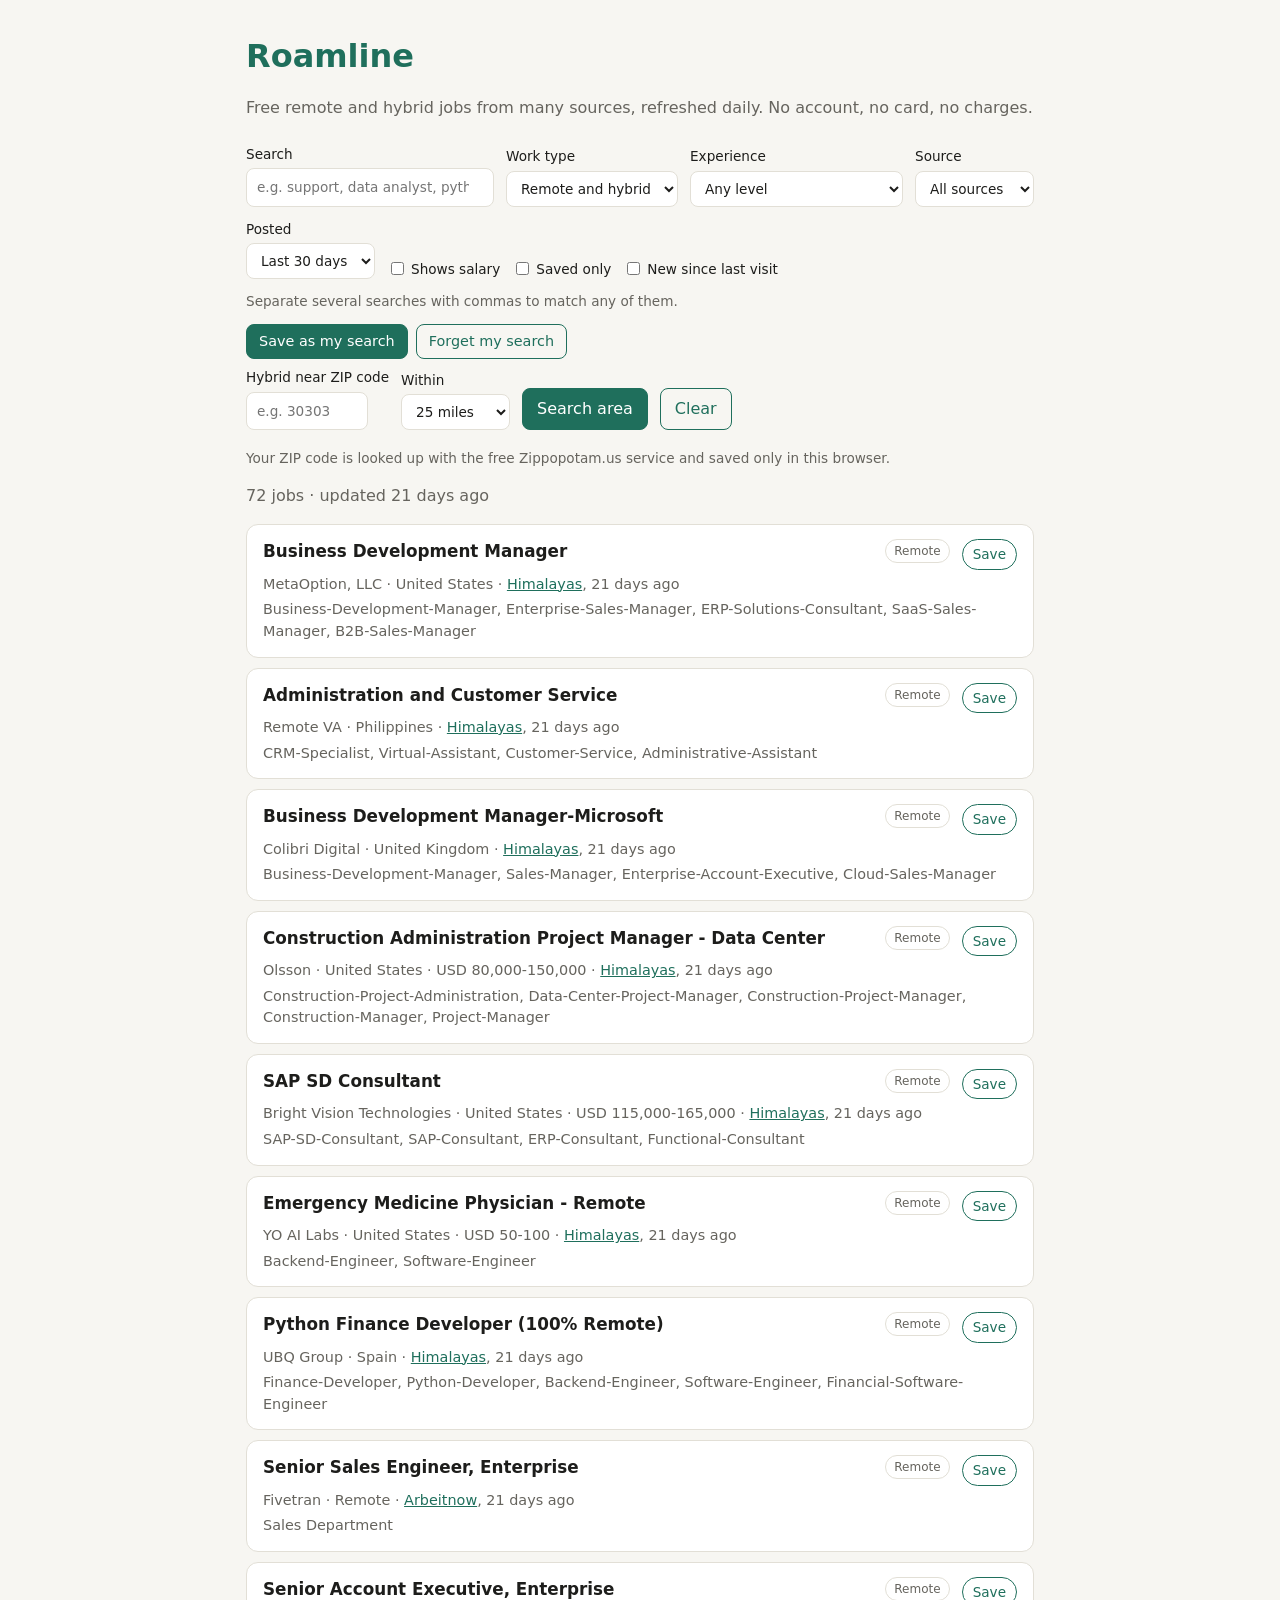
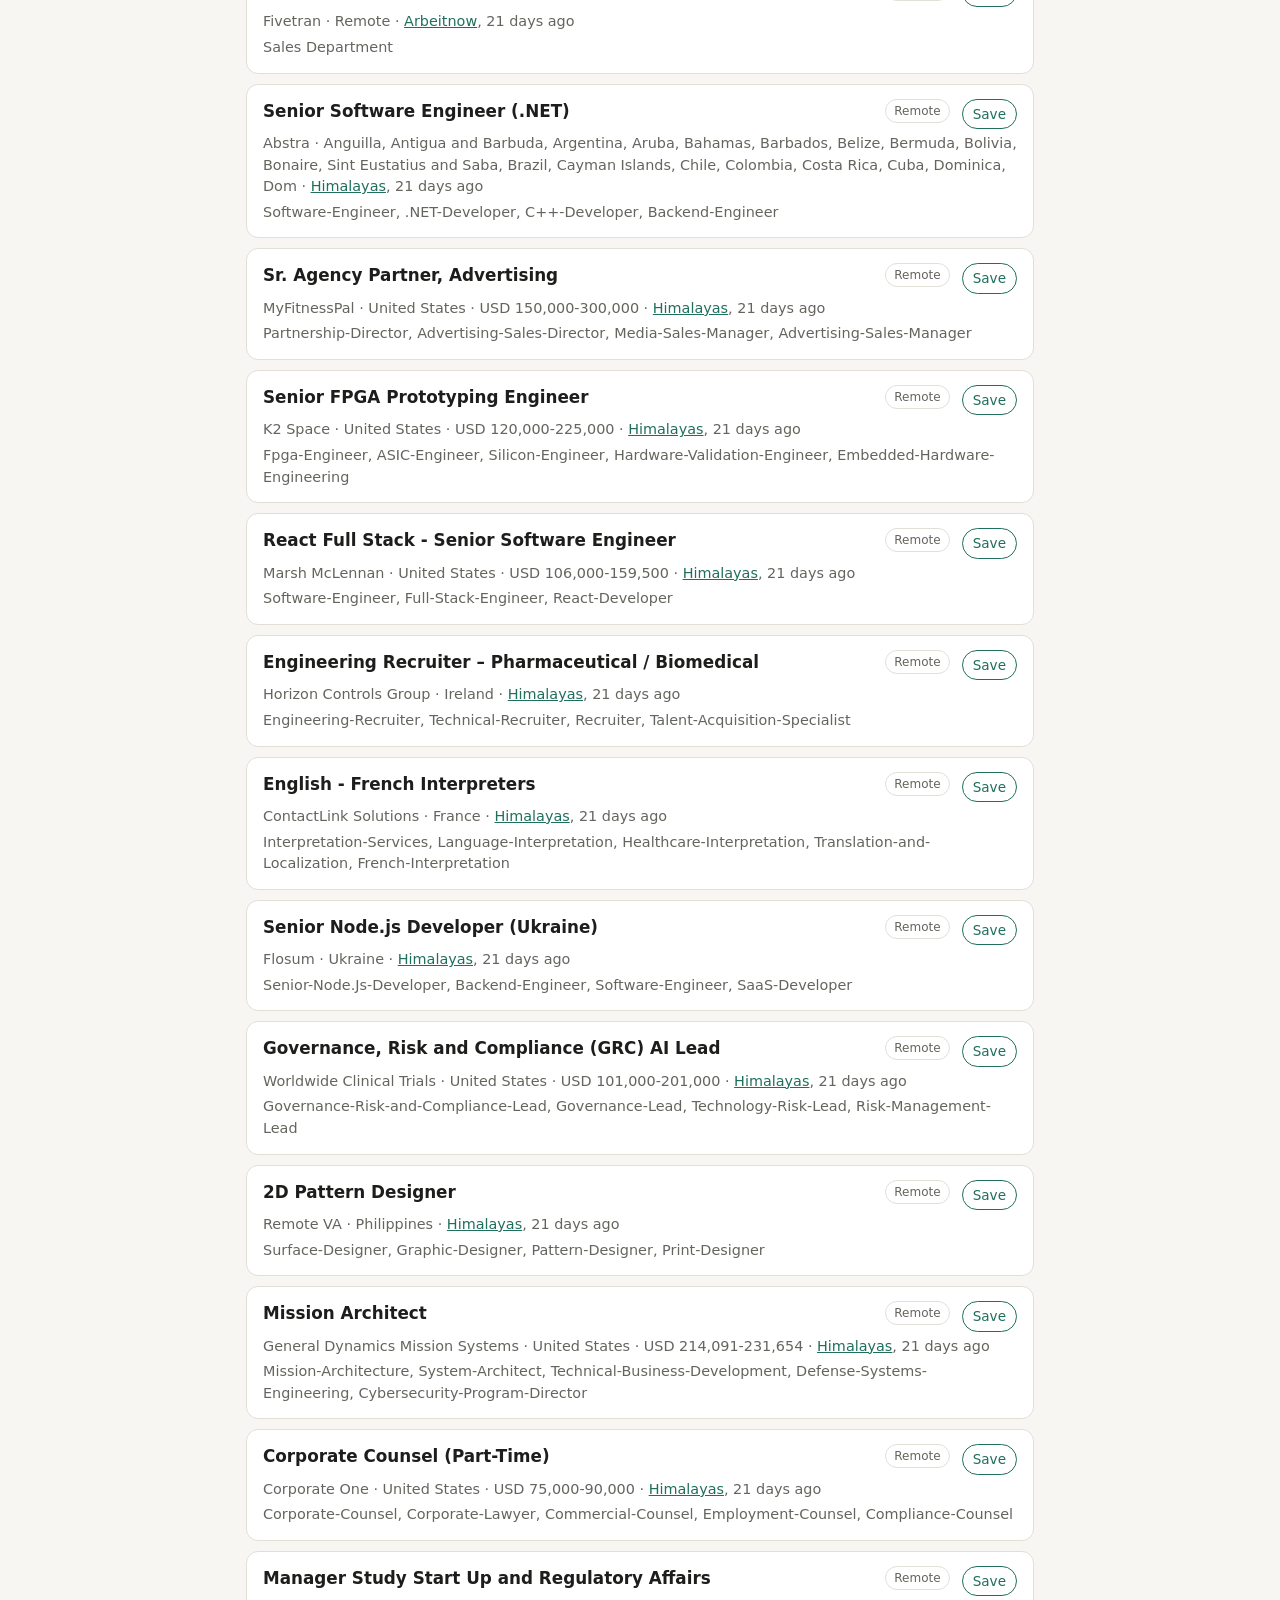
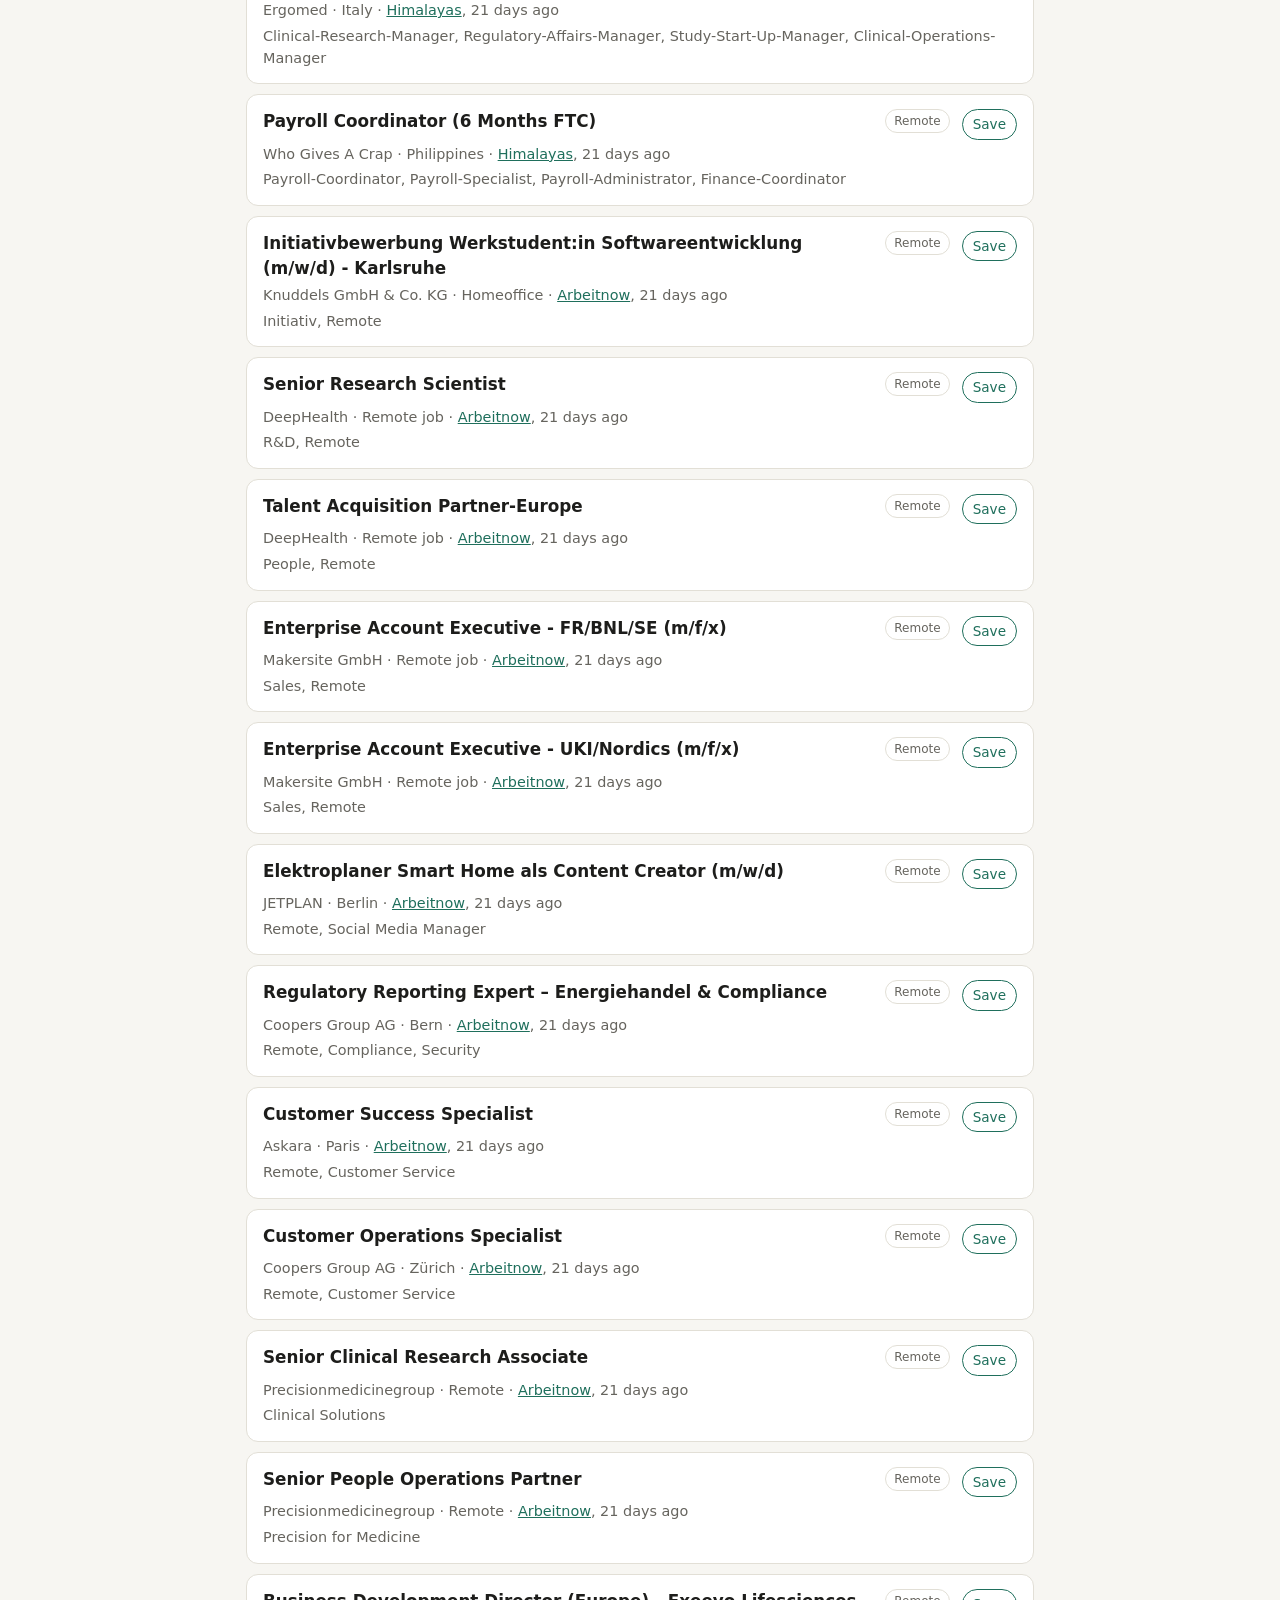
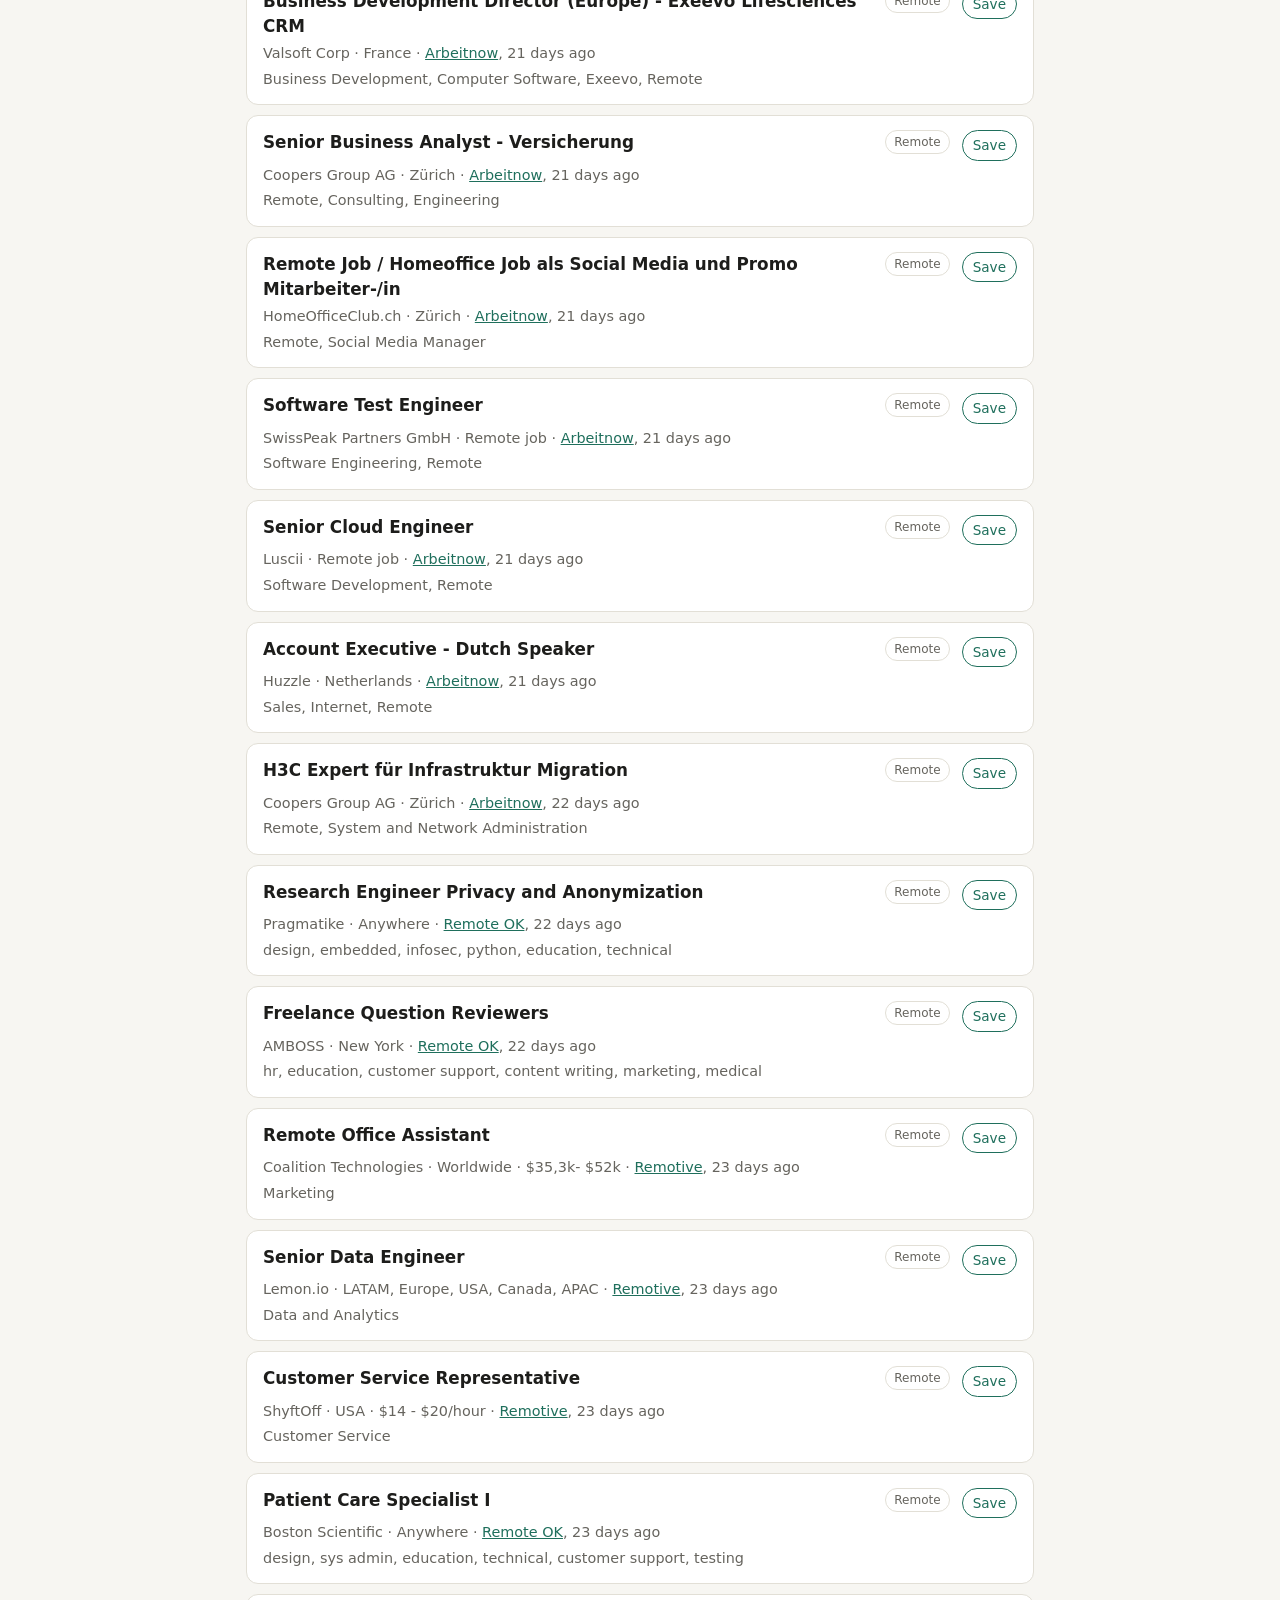
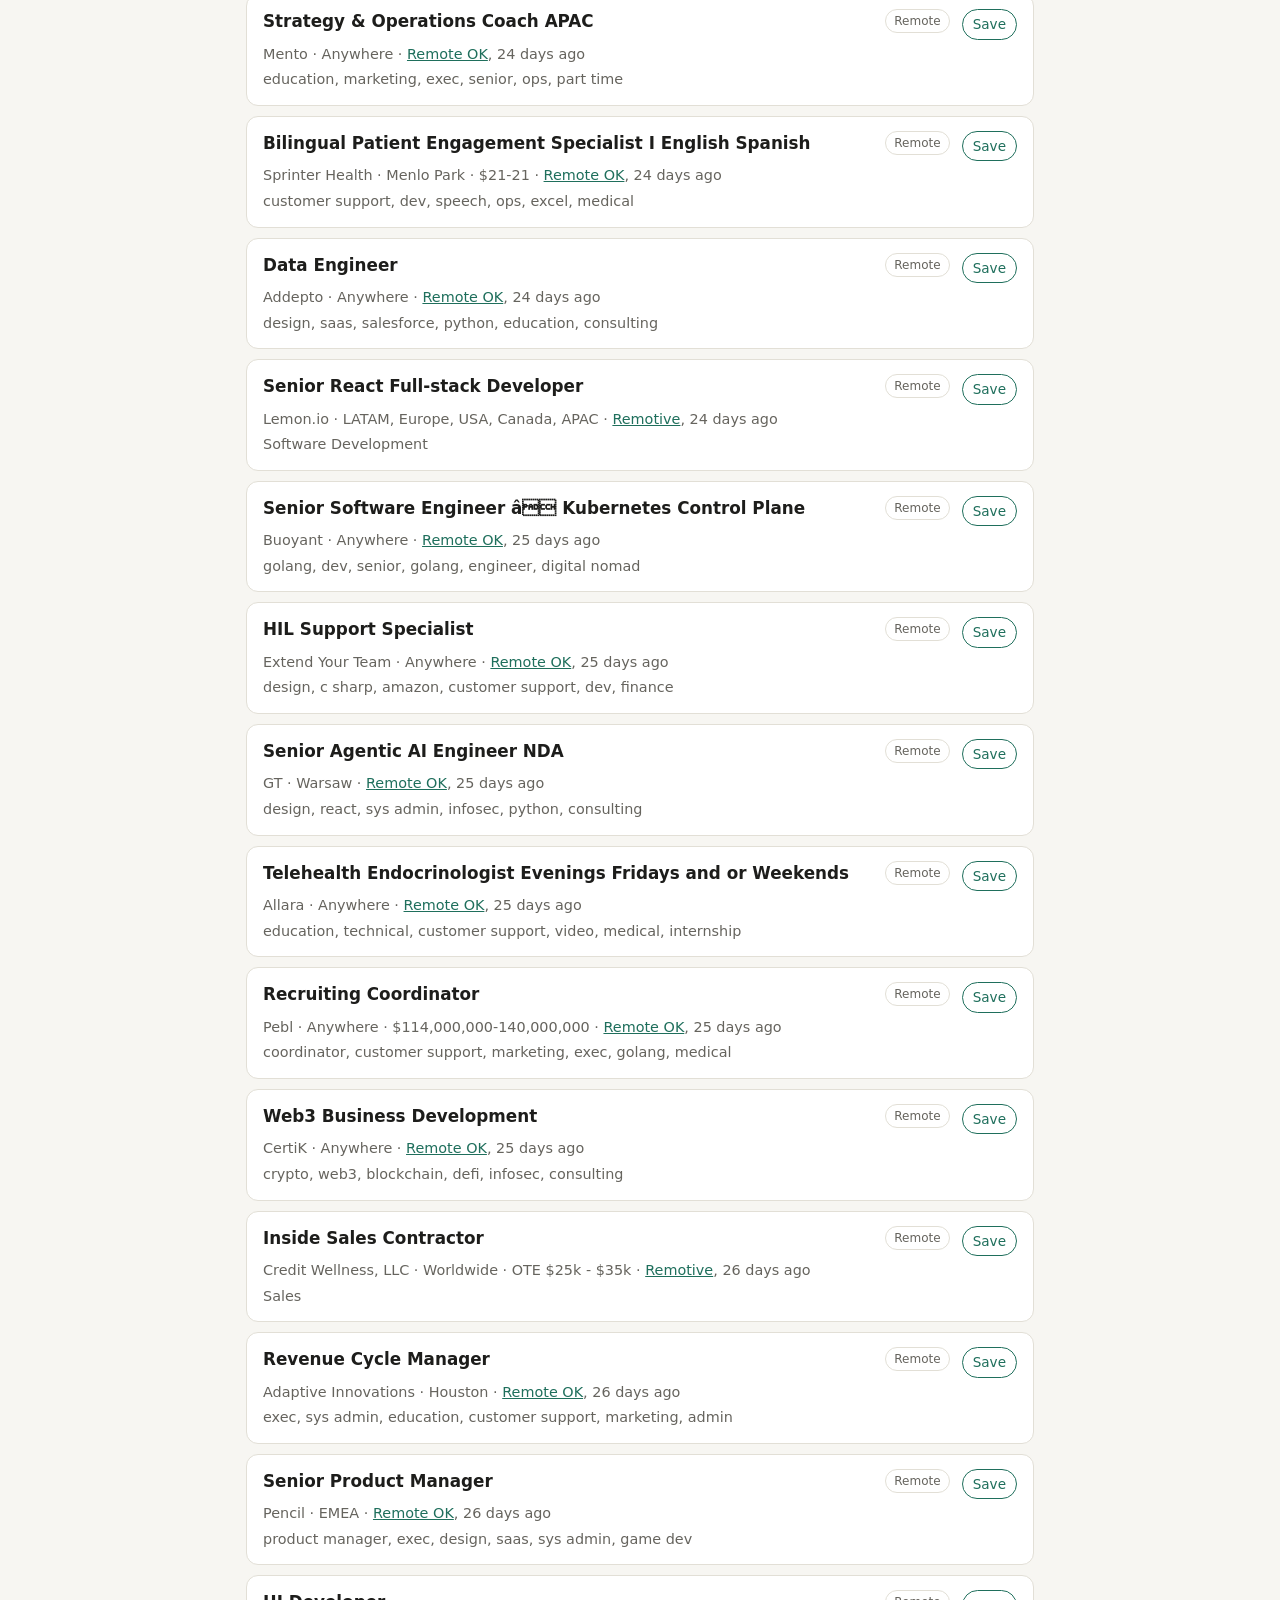
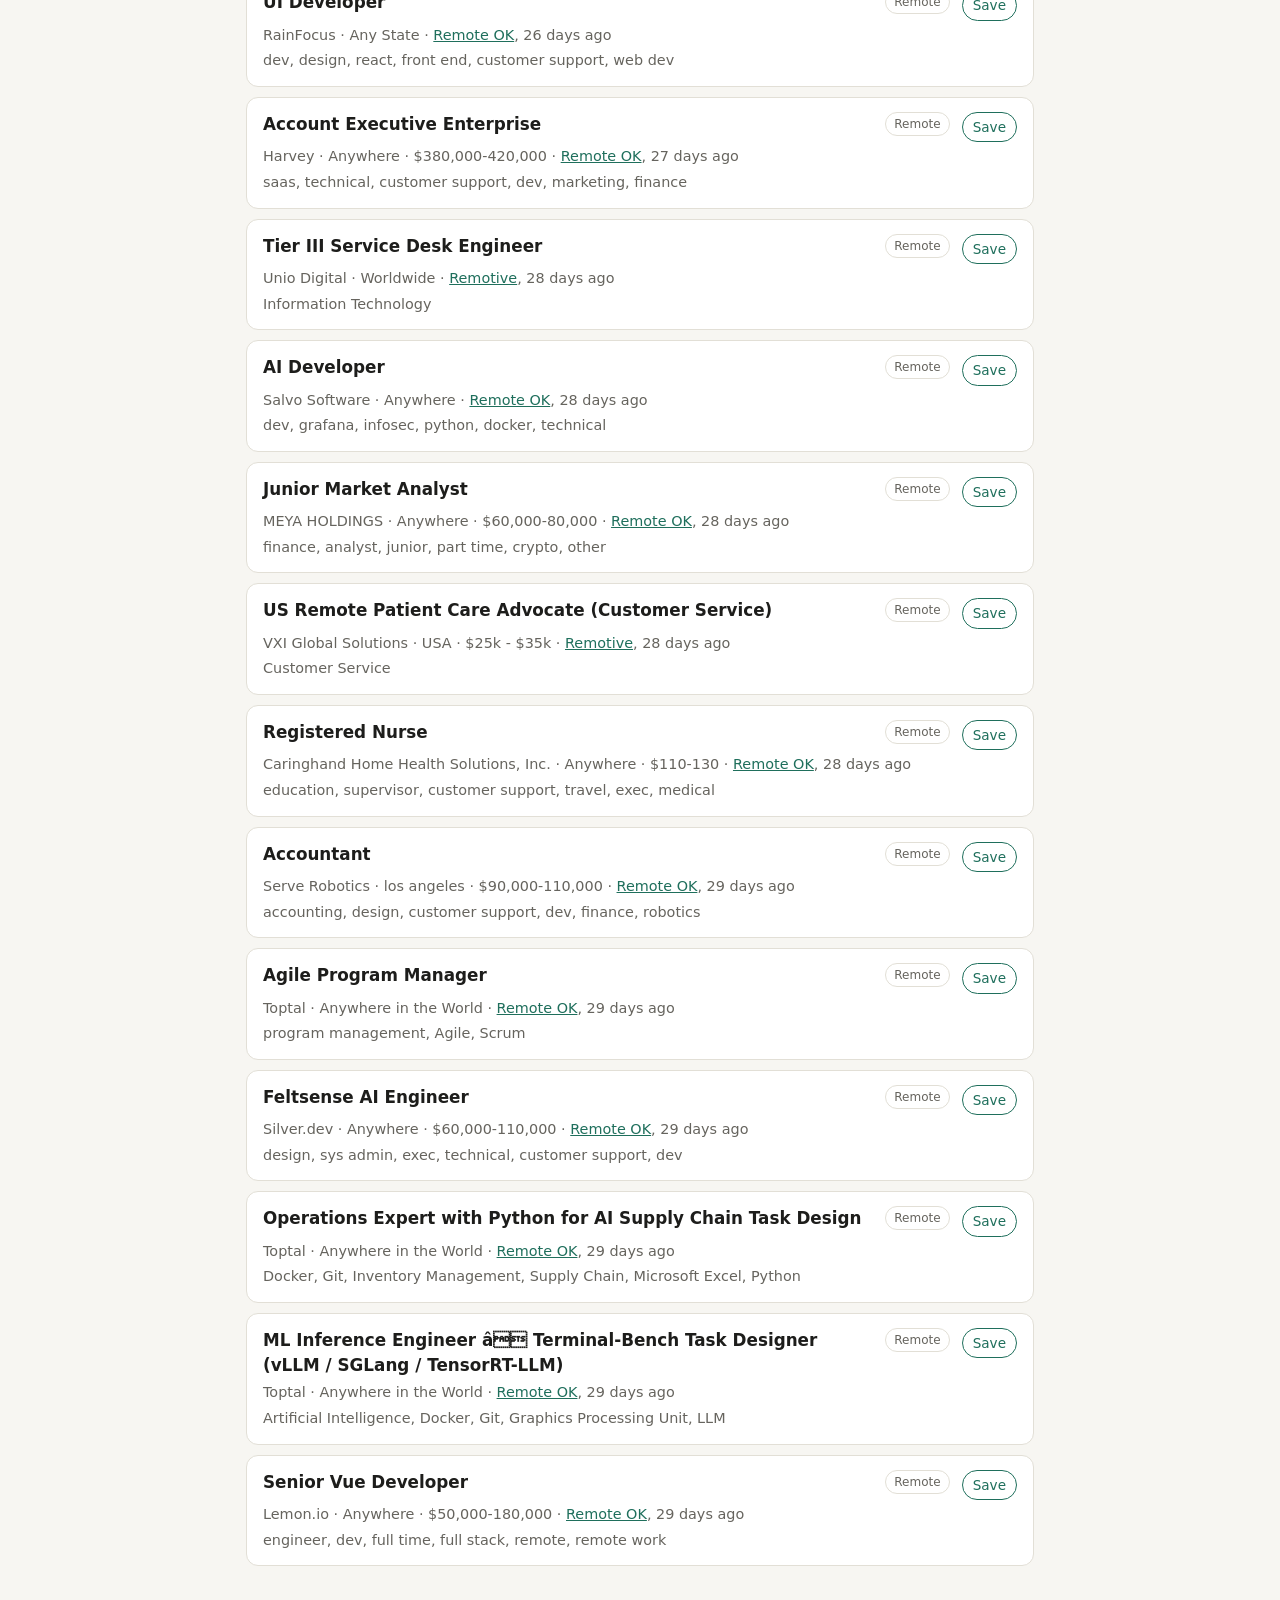
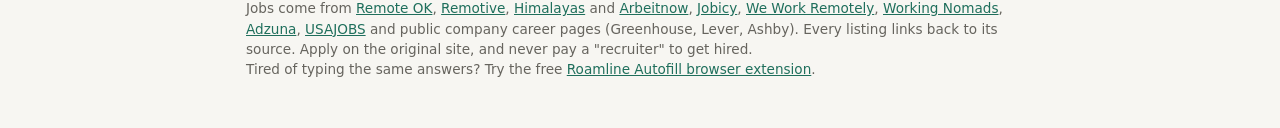
<file: docs/index.html>
<!doctype html>
<html lang="en">
<head>
<meta charset="utf-8">
<meta name="viewport" content="width=device-width, initial-scale=1">
<meta http-equiv="Content-Security-Policy" content="default-src 'none'; script-src 'self'; style-src 'self'; connect-src 'self' https://api.zippopotam.us; img-src 'self' data:; base-uri 'none'; form-action 'none'">
<meta name="referrer" content="strict-origin-when-cross-origin">
<title>Roamline</title>
<link rel="stylesheet" href="style.css">
</head>
<body>
<header>
  <h1>Roamline</h1>
  <p>Free remote and hybrid jobs from many sources, refreshed daily. No account, no card, no charges.</p>
</header>

<main>
  <form id="filters" role="search">
    <label>Search
      <input id="q" type="search" placeholder="e.g. support, data analyst, python" autocomplete="off" aria-describedby="q-hint">
    </label>
    <label>Work type
      <select id="type">
        <option value="">Remote and hybrid</option>
        <option value="remote">Remote only</option>
        <option value="hybrid">Hybrid only</option>
      </select>
    </label>
    <label>Experience
      <select id="level">
        <option value="">Any level</option>
        <option value="entry">Entry / junior</option>
        <option value="mid">Mid-level</option>
        <option value="senior">Senior</option>
        <option value="lead">Lead / principal / director</option>
      </select>
    </label>
    <label>Source
      <select id="source"><option value="">All sources</option></select>
    </label>
    <label>Posted
      <select id="age">
        <option value="30">Last 30 days</option>
        <option value="7">Last 7 days</option>
        <option value="2">Last 2 days</option>
      </select>
    </label>
    <label class="check"><input id="paid" type="checkbox"> Shows salary</label>
    <label class="check"><input id="saved" type="checkbox"> Saved only</label>
    <label class="check"><input id="fresh" type="checkbox"> New since last visit</label>
    <p id="q-hint" class="hint">Separate several searches with commas to match any of them.</p>
    <div class="mine">
      <button type="button" id="save-search">Save as my search</button>
      <button type="button" id="forget-search" class="ghost">Forget my search</button>
      <span id="mine-msg" class="hint" aria-live="polite"></span>
    </div>
  </form>

  <form id="near" class="near">
    <label>Hybrid near ZIP code
      <input id="zip" inputmode="numeric" pattern="[0-9]{5}" maxlength="5" placeholder="e.g. 30303" autocomplete="postal-code">
    </label>
    <label>Within
      <select id="radius">
        <option value="10">10 miles</option>
        <option value="25" selected>25 miles</option>
        <option value="50">50 miles</option>
        <option value="100">100 miles</option>
      </select>
    </label>
    <button type="submit">Search area</button>
    <button type="button" id="clear-zip" class="ghost">Clear</button>
    <p id="zip-msg" class="hint" aria-live="polite"></p>
  </form>
  <p class="hint">Your ZIP code is looked up with the free Zippopotam.us service and saved only in this browser.</p>

  <noscript><p>Roamline needs JavaScript to search jobs.</p></noscript>
  <p id="status" aria-live="polite">Loading jobs…</p>
  <ul id="jobs"></ul>
</main>

<footer>
  Jobs come from
  <a href="https://remoteok.com">Remote OK</a>,
  <a href="https://remotive.com">Remotive</a>,
  <a href="https://himalayas.app">Himalayas</a> and
  <a href="https://www.arbeitnow.com">Arbeitnow</a>,
  <a href="https://jobicy.com">Jobicy</a>,
  <a href="https://weworkremotely.com">We Work Remotely</a>,
  <a href="https://www.workingnomads.com">Working Nomads</a>,
  <a href="https://www.adzuna.com">Adzuna</a>,
  <a href="https://www.usajobs.gov">USAJOBS</a>
  and public company career pages (Greenhouse, Lever, Ashby).
  Every listing links back to its source. Apply on the original site, and never pay a "recruiter" to get hired.
  <br>Tired of typing the same answers? Try the free
  <a href="https://github.com/Pixcel-Pirate/Roamline/tree/main/extension">Roamline Autofill browser extension</a>.
</footer>

<template id="card">
  <li class="job">
    <div class="top">
      <a class="title" target="_blank" rel="noopener"></a>
      <span class="badges"><span class="new" hidden>New</span><span class="lvl"></span><span class="kind"></span></span>
      <button type="button" class="save" aria-pressed="false">Save</button>
    </div>
    <p class="meta"></p>
    <p class="tags"></p>
  </li>
</template>

<script src="app.js"></script>
</body>
</html>
</file>
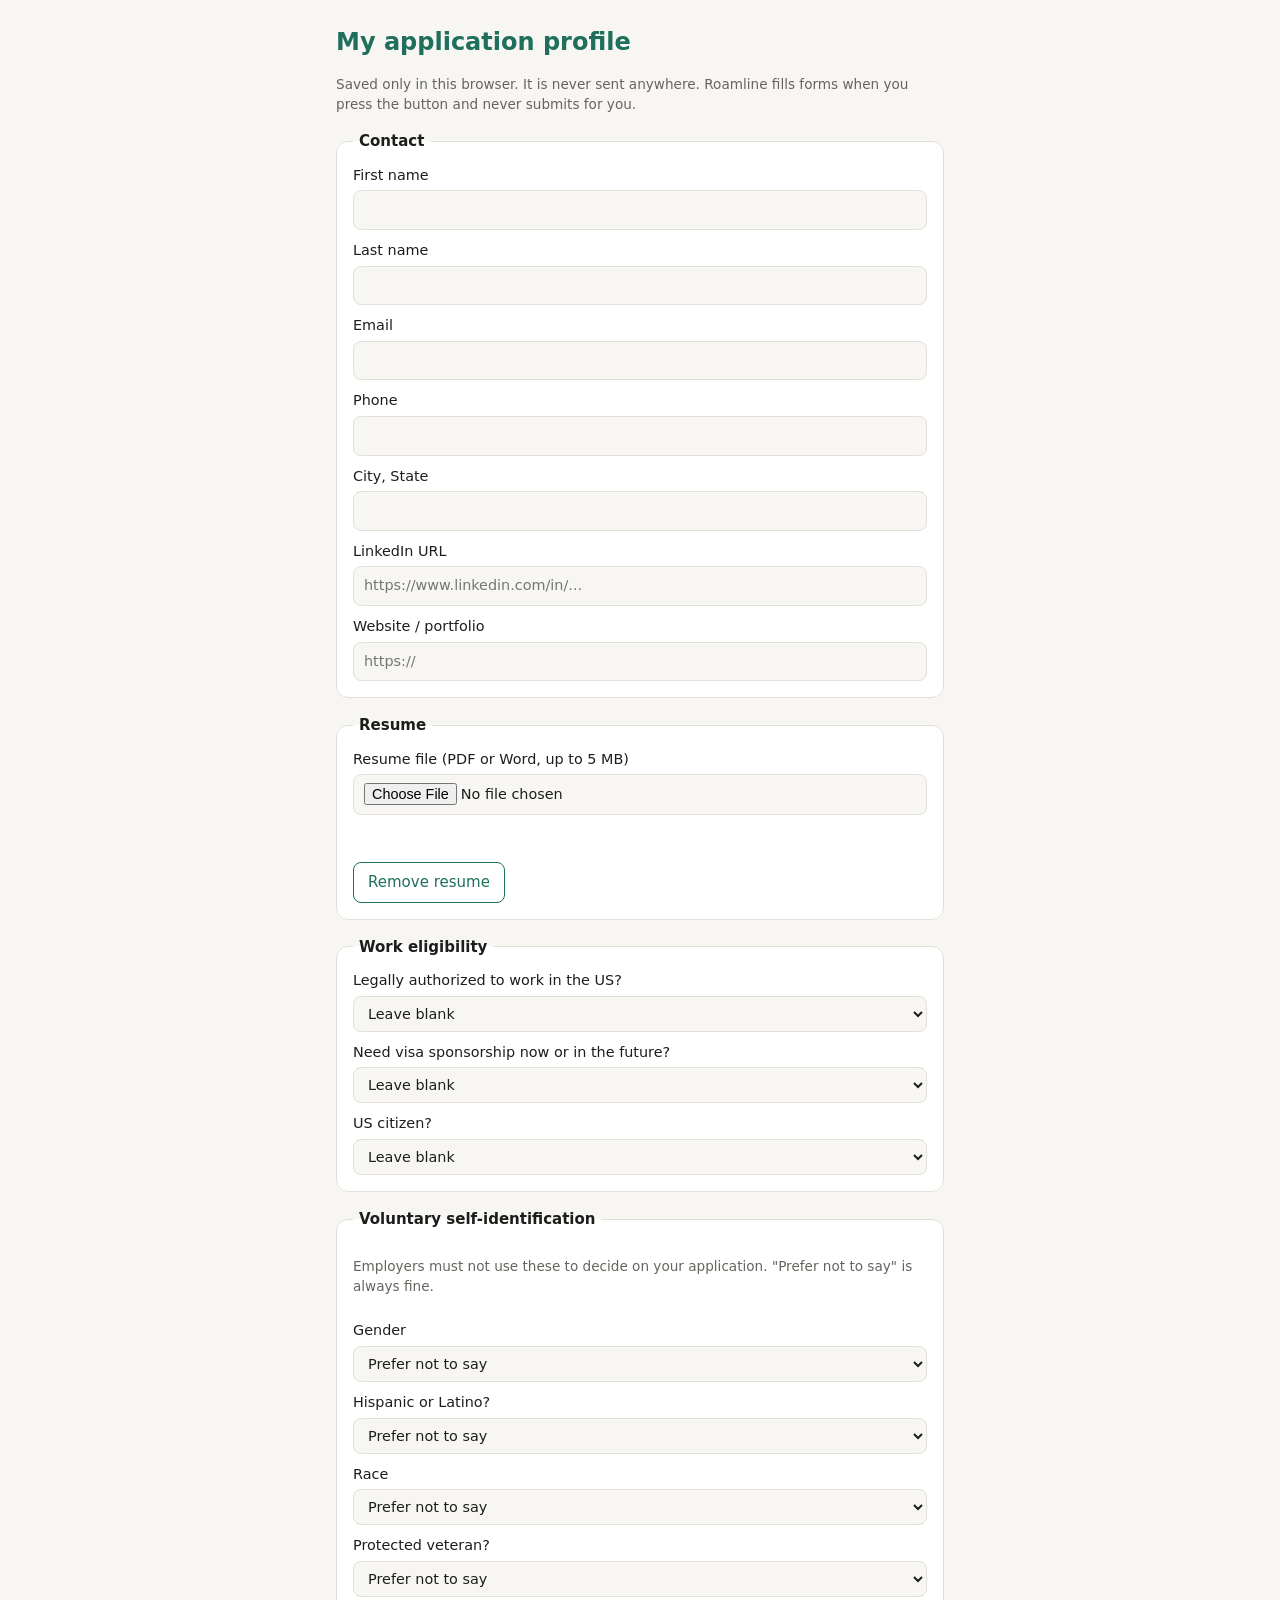
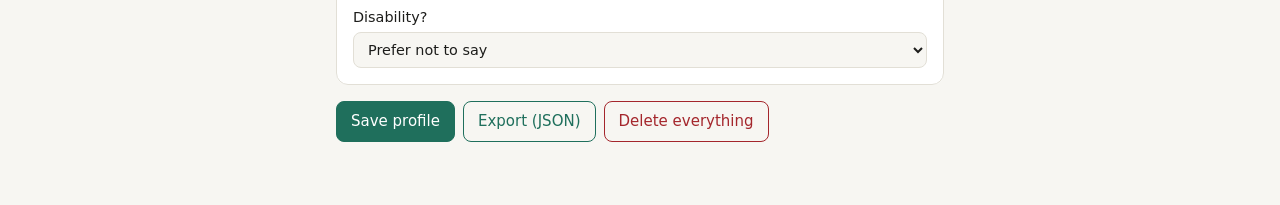
<file: extension/options.html>
<!doctype html>
<html lang="en">
<head>
<meta charset="utf-8">
<meta name="viewport" content="width=device-width, initial-scale=1">
<title>Roamline Autofill – My profile</title>
<link rel="stylesheet" href="ext.css">
</head>
<body>
<main>
  <h1>My application profile</h1>
  <p class="hint">Saved only in this browser. It is never sent anywhere. Roamline fills forms when you press the button and never submits for you.</p>

  <form id="profile">
    <fieldset>
      <legend>Contact</legend>
      <label>First name <input name="firstName" autocomplete="given-name"></label>
      <label>Last name <input name="lastName" autocomplete="family-name"></label>
      <label>Email <input name="email" type="email" autocomplete="email"></label>
      <label>Phone <input name="phone" type="tel" autocomplete="tel"></label>
      <label>City, State <input name="location" autocomplete="address-level2"></label>
      <label>LinkedIn URL <input name="linkedin" type="url" placeholder="https://www.linkedin.com/in/..."></label>
      <label>Website / portfolio <input name="website" type="url" placeholder="https://"></label>
    </fieldset>

    <fieldset>
      <legend>Resume</legend>
      <label>Resume file (PDF or Word, up to 5 MB) <input id="resume" type="file" accept=".pdf,.doc,.docx,application/pdf,application/msword,application/vnd.openxmlformats-officedocument.wordprocessingml.document"></label>
      <p id="resume-name" class="hint"></p>
      <button type="button" id="remove-resume" class="ghost">Remove resume</button>
    </fieldset>

    <fieldset>
      <legend>Work eligibility</legend>
      <label>Legally authorized to work in the US?
        <select name="authorized"><option value="">Leave blank</option><option value="yes">Yes</option><option value="no">No</option></select></label>
      <label>Need visa sponsorship now or in the future?
        <select name="sponsorship"><option value="">Leave blank</option><option value="no">No</option><option value="yes">Yes</option></select></label>
      <label>US citizen?
        <select name="citizen"><option value="">Leave blank</option><option value="yes">Yes</option><option value="no">No</option></select></label>
    </fieldset>

    <fieldset>
      <legend>Voluntary self-identification</legend>
      <p class="hint">Employers must not use these to decide on your application. "Prefer not to say" is always fine.</p>
      <label>Gender
        <select name="gender"><option value="decline">Prefer not to say</option><option value="male">Male</option><option value="female">Female</option><option value="non binary">Non-binary</option></select></label>
      <label>Hispanic or Latino?
        <select name="hispanic"><option value="decline">Prefer not to say</option><option value="yes">Yes</option><option value="no">No</option></select></label>
      <label>Race
        <select name="race"><option value="decline">Prefer not to say</option><option value="american indian">American Indian or Alaska Native</option><option value="asian">Asian</option><option value="black">Black or African American</option><option value="hawaiian">Native Hawaiian or Other Pacific Islander</option><option value="white">White</option><option value="two or more">Two or more races</option></select></label>
      <label>Protected veteran?
        <select name="veteran"><option value="decline">Prefer not to say</option><option value="yes">Yes</option><option value="no">No</option></select></label>
      <label>Disability?
        <select name="disability"><option value="decline">Prefer not to say</option><option value="yes">Yes</option><option value="no">No</option></select></label>
    </fieldset>

    <div class="actions">
      <button type="submit">Save profile</button>
      <button type="button" id="export" class="ghost">Export (JSON)</button>
      <button type="button" id="delete" class="danger">Delete everything</button>
    </div>
    <p id="msg" role="status" aria-live="polite"></p>
  </form>
</main>
<script src="options.js"></script>
</body>
</html>
</file>
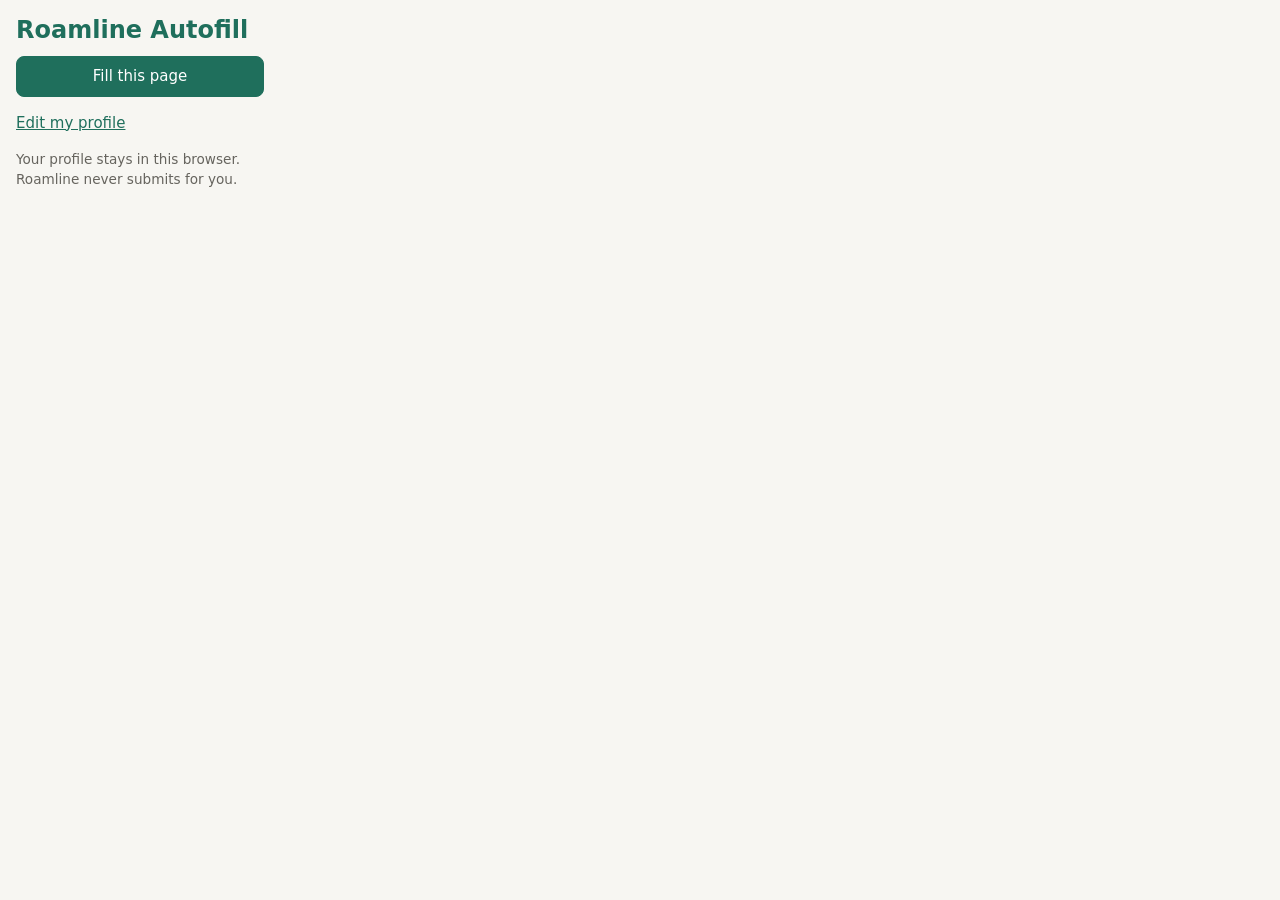
<file: extension/popup.html>
<!doctype html>
<html lang="en">
<head>
<meta charset="utf-8">
<title>Roamline Autofill</title>
<link rel="stylesheet" href="ext.css">
</head>
<body class="popup">
  <h1>Roamline Autofill</h1>
  <button type="button" id="fill">Fill this page</button>
  <p id="msg" role="status" aria-live="polite"></p>
  <p><a href="options.html" target="_blank">Edit my profile</a></p>
  <p class="hint">Your profile stays in this browser. Roamline never submits for you.</p>
  <script src="popup.js"></script>
</body>
</html>
</file>
<file: docs/style.css>
:root {
  --bg: #f7f6f2; --card: #fff; --text: #1d1d1b; --muted: #66645e;
  --accent: #1f6f5c; --line: #e2dfd6;
  color-scheme: light dark;
}
@media (prefers-color-scheme: dark) {
  :root { --bg: #151614; --card: #1e201d; --text: #ecebe6; --muted: #a3a199; --accent: #6cc2a8; --line: #33352f; }
}
* { box-sizing: border-box; }
body { margin: 0; background: var(--bg); color: var(--text); font: 16px/1.5 system-ui, sans-serif; }
header, main, footer { max-width: 820px; margin: 0 auto; padding: 0 16px; }
header { padding-top: 32px; }
h1 { margin: 0; color: var(--accent); font-size: 2rem; }
header p, footer, .meta, .tags, #status { color: var(--muted); }
#filters { display: flex; flex-wrap: wrap; gap: 12px; align-items: end; margin: 24px 0 8px; }
#filters label { display: flex; flex-direction: column; font-size: .85rem; gap: 4px; }
#filters label.check { flex-direction: row; align-items: center; }
#filters label:first-child { flex: 1 1 220px; }
input[type=search], select { font: inherit; padding: 8px 10px; border: 1px solid var(--line); border-radius: 8px; background: var(--card); color: var(--text); }
#jobs { list-style: none; padding: 0; margin: 0; display: grid; gap: 10px; }
.job { background: var(--card); border: 1px solid var(--line); border-radius: 12px; padding: 14px 16px; }
.top { display: flex; justify-content: space-between; gap: 12px; align-items: start; }
.title { color: var(--text); font-weight: 600; font-size: 1.05rem; text-decoration: none; overflow-wrap: anywhere; }
.title:hover, .title:focus-visible { color: var(--accent); text-decoration: underline; }
.meta, .tags { margin: 4px 0 0; font-size: .9rem; overflow-wrap: anywhere; }
.tags:empty { display: none; }
.save { font: inherit; font-size: .85rem; padding: 4px 10px; border-radius: 999px; border: 1px solid var(--accent); background: none; color: var(--accent); cursor: pointer; flex: none; }
.save[aria-pressed=true] { background: var(--accent); color: var(--card); }
footer { padding: 32px 16px 48px; font-size: .85rem; }
footer a { color: var(--accent); }
.near { display: flex; flex-wrap: wrap; gap: 12px; align-items: end; margin: 8px 0 0; }
.near label { display: flex; flex-direction: column; font-size: .85rem; gap: 4px; }
.near input { font: inherit; width: 9em; padding: 8px 10px; border: 1px solid var(--line); border-radius: 8px; background: var(--card); color: var(--text); }
.near button { font: inherit; padding: 8px 14px; border-radius: 8px; border: 1px solid var(--accent); background: var(--accent); color: var(--card); cursor: pointer; }
.near button.ghost { background: none; color: var(--accent); }
.near .hint { flex-basis: 100%; margin: 0; }
.hint { color: var(--muted); font-size: .85rem; margin: 6px 0 0; }
.kind { flex: none; font-size: .75rem; padding: 2px 8px; border-radius: 999px; border: 1px solid var(--line); color: var(--muted); }
.kind[data-type=hybrid] { border-color: var(--accent); color: var(--accent); }
.top .title { flex: 1; }
.src { color: var(--accent); }
/* Adzuna's attribution rule: a linked "Adzuna" label at least 116x23px. */
.src.adzuna { display: inline-flex; align-items: center; justify-content: center; min-width: 116px; min-height: 23px; border: 1px solid var(--accent); border-radius: 4px; text-decoration: none; vertical-align: middle; }
.mine { flex-basis: 100%; display: flex; flex-wrap: wrap; gap: 8px; align-items: center; }
.mine button { font: inherit; font-size: .9rem; padding: 6px 12px; border-radius: 8px; border: 1px solid var(--accent); background: var(--accent); color: var(--card); cursor: pointer; }
.mine button.ghost { background: none; color: var(--accent); }
#q-hint { flex-basis: 100%; margin: 0; }
.badges { display: flex; gap: 6px; flex: none; align-items: center; }
.lvl:empty { display: none; }
.lvl { font-size: .75rem; padding: 2px 8px; border-radius: 999px; border: 1px solid var(--line); color: var(--muted); }
.new { font-size: .75rem; padding: 2px 8px; border-radius: 999px; background: var(--accent); color: var(--card); font-weight: 600; }
</file>
<file: extension/ext.css>
:root { --bg: #f7f6f2; --card: #fff; --text: #1d1d1b; --muted: #66645e; --accent: #1f6f5c; --line: #e2dfd6; --danger: #a4262c; color-scheme: light dark; }
@media (prefers-color-scheme: dark) {
  :root { --bg: #151614; --card: #1e201d; --text: #ecebe6; --muted: #a3a199; --accent: #6cc2a8; --line: #33352f; --danger: #ff8a8f; }
}
* { box-sizing: border-box; }
body { margin: 0; background: var(--bg); color: var(--text); font: 15px/1.5 system-ui, sans-serif; }
main { max-width: 640px; margin: 0 auto; padding: 24px 16px 48px; }
h1 { color: var(--accent); font-size: 1.5rem; margin: 0 0 8px; }
.hint { color: var(--muted); font-size: .85rem; }
fieldset { border: 1px solid var(--line); border-radius: 12px; background: var(--card); margin: 16px 0; padding: 12px 16px 16px; display: grid; gap: 10px; }
legend { font-weight: 600; padding: 0 6px; }
label { display: flex; flex-direction: column; gap: 4px; font-size: .9rem; }
input, select { font: inherit; padding: 8px 10px; border: 1px solid var(--line); border-radius: 8px; background: var(--bg); color: var(--text); }
button { font: inherit; padding: 8px 14px; border-radius: 8px; border: 1px solid var(--accent); background: var(--accent); color: var(--card); cursor: pointer; justify-self: start; }
button.ghost { background: none; color: var(--accent); }
button.danger { background: none; color: var(--danger); border-color: var(--danger); }
.actions { display: flex; flex-wrap: wrap; gap: 8px; }
.popup { width: 280px; padding: 12px 16px; }
.popup button { width: 100%; }
a { color: var(--accent); }
</file>
